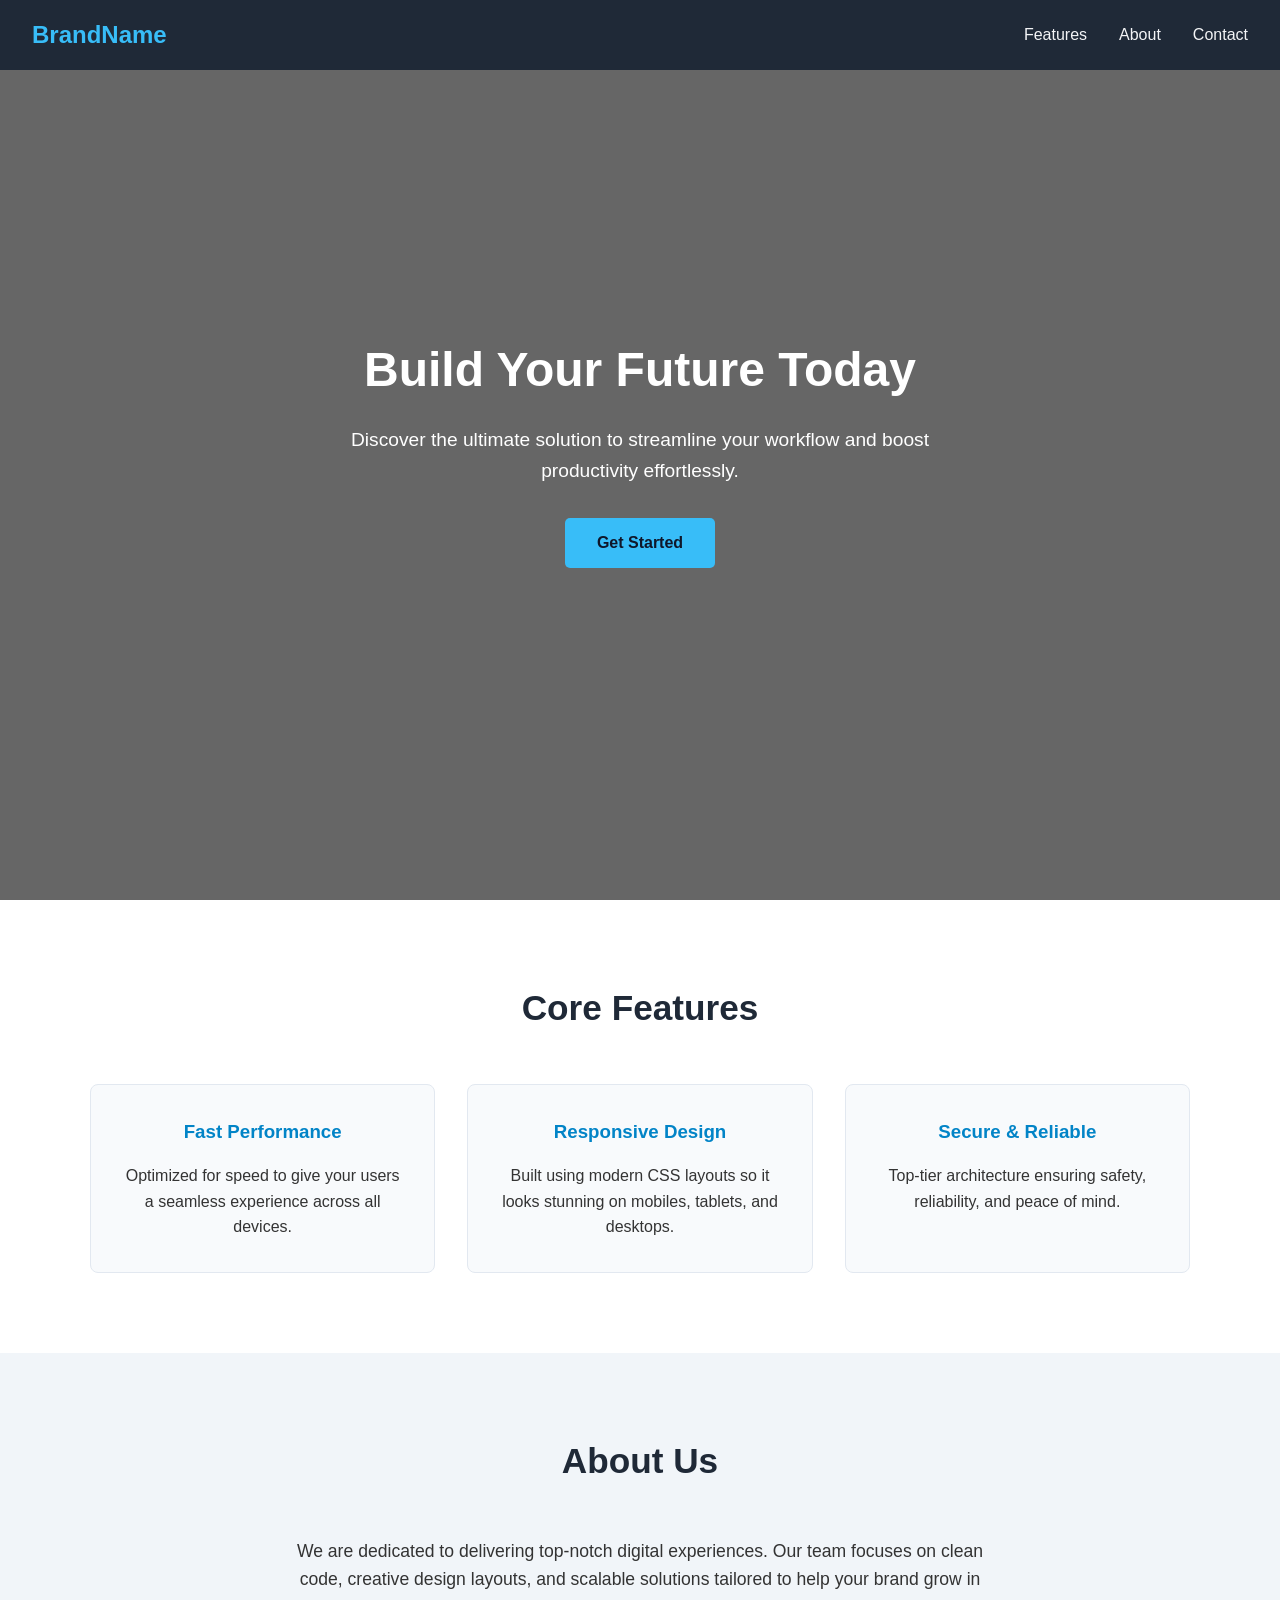
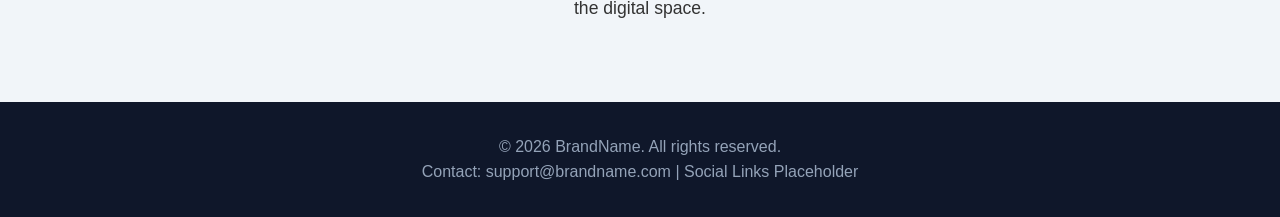
<file: WebDev-L1-LandingPage/index.html>
<!DOCTYPE html>
<html lang="en">
<head>
    <meta charset="UTF-8">
    <meta name="viewport" content="width=device-width, initial-scale=1.0">
    <title>Product Landing Page</title>
    <link rel="stylesheet" href="style.css">
</head>
<body>

    <!-- Navigation Bar -->
    <header>
        <nav class="navbar">
            <div class="logo">BrandName</div>
            <ul class="nav-links">
                <li><a href="#features">Features</a></li>
                <li><a href="#about">About</a></li>
                <li><a href="#contact">Contact</a></li>
            </ul>
        </nav>
    </header>

    <!-- Hero Section -->
    <section class="hero">
        <div class="hero-content">
            <h1>Build Your Future Today</h1>
            <p>Discover the ultimate solution to streamline your workflow and boost productivity effortlessly.</p>
            <a href="#contact" class="cta-btn">Get Started</a>
        </div>
    </section>

    <!-- Content Section 1: Features -->
    <section id="features" class="content-section">
        <h2>Core Features</h2>
        <div class="features-grid">
            <div class="feature-card">
                <h3>Fast Performance</h3>
                <p>Optimized for speed to give your users a seamless experience across all devices.</p>
            </div>
            <div class="feature-card">
                <h3>Responsive Design</h3>
                <p>Built using modern CSS layouts so it looks stunning on mobiles, tablets, and desktops.</p>
            </div>
            <div class="feature-card">
                <h3>Secure & Reliable</h3>
                <p>Top-tier architecture ensuring safety, reliability, and peace of mind.</p>
            </div>
        </div>
    </section>

    <!-- Content Section 2: About -->
    <section id="about" class="content-section alt-bg">
        <h2>About Us</h2>
        <p class="about-text">We are dedicated to delivering top-notch digital experiences. Our team focuses on clean code, creative design layouts, and scalable solutions tailored to help your brand grow in the digital space.</p>
    </section>

    <!-- Footer -->
    <footer id="contact">
        <p>&copy; 2026 BrandName. All rights reserved.</p>
        <p>Contact: support@brandname.com | Social Links Placeholder</p>
    </footer>

</body>
</html>
</file>
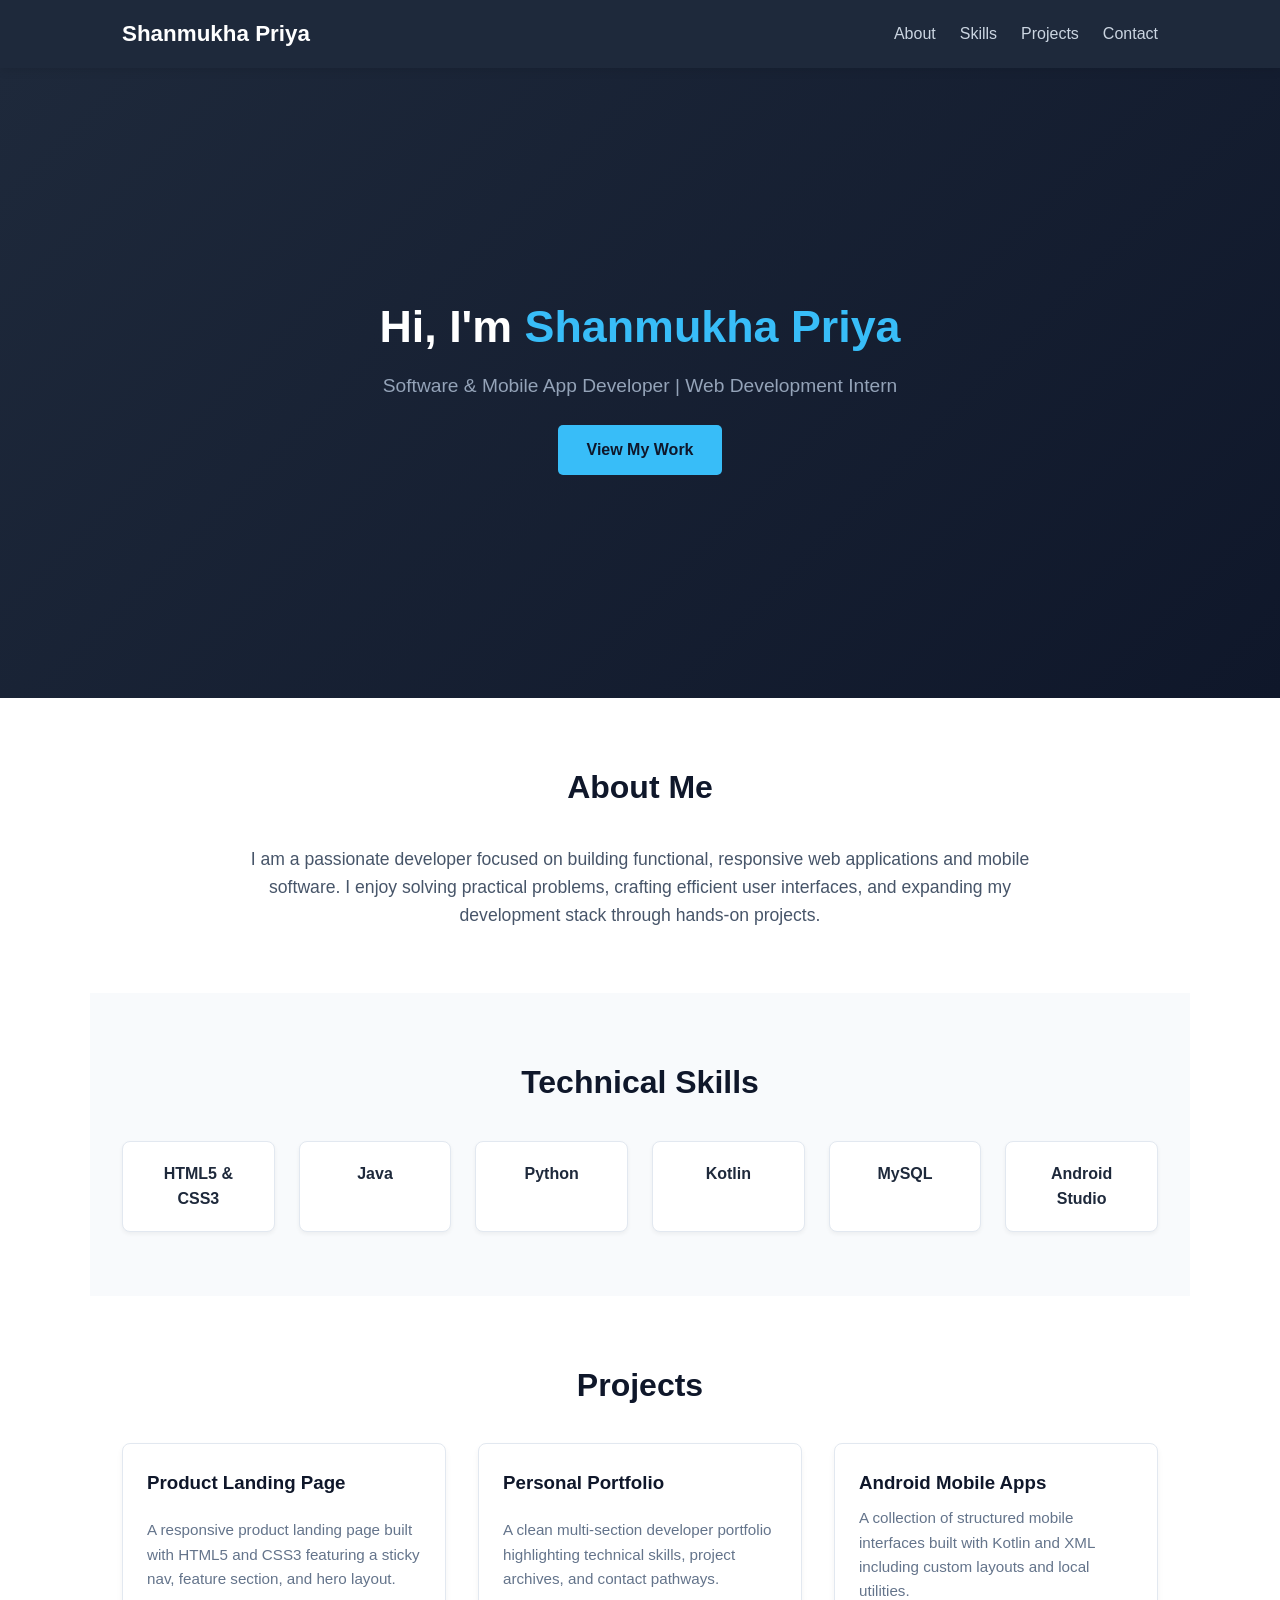
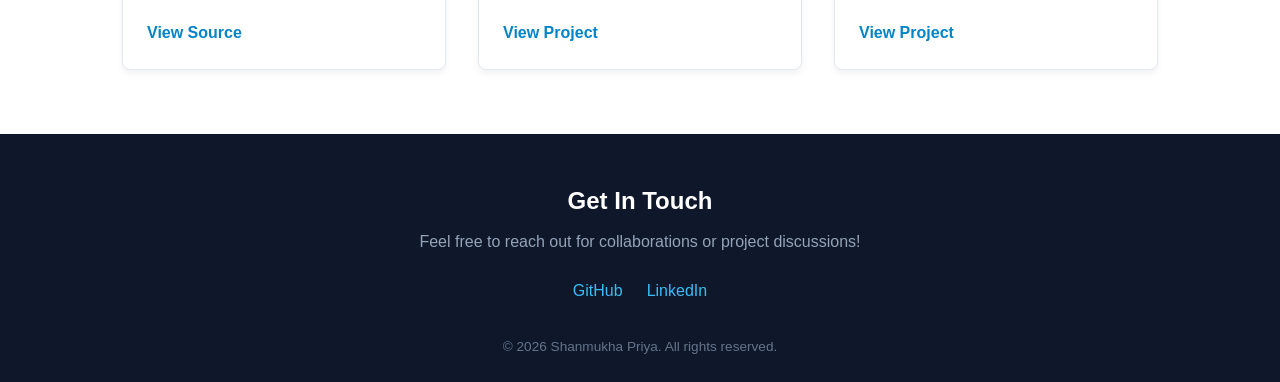
<file: WebDev-L2-Portfolio/index.html>
<!DOCTYPE html>
<html lang="en">
<head>
  <meta charset="UTF-8" />
  <meta name="viewport" content="width=device-width, initial-scale=1.0" />
  <title>Shanmukha Priya | Portfolio</title>
  <link rel="stylesheet" href="style.css" />
</head>
<body>

  <!-- Navigation Bar -->
  <header>
    <nav class="navbar">
      <div class="logo">Shanmukha Priya</div>
      <ul class="nav-links">
        <li><a href="#about">About</a></li>
        <li><a href="#skills">Skills</a></li>
        <li><a href="#projects">Projects</a></li>
        <li><a href="#contact">Contact</a></li>
      </ul>
    </nav>
  </header>

  <!-- Hero Section -->
  <section class="hero">
    <div class="hero-content">
      <h1>Hi, I'm <span>Shanmukha Priya</span></h1>
      <p>Software & Mobile App Developer | Web Development Intern</p>
      <a href="#projects" class="btn">View My Work</a>
    </div>
  </section>

  <!-- About Section -->
  <section id="about" class="section">
    <h2>About Me</h2>
    <p class="about-text">
      I am a passionate developer focused on building functional, responsive web applications and mobile software. 
      I enjoy solving practical problems, crafting efficient user interfaces, and expanding my development stack through hands-on projects.
    </p>
  </section>

  <!-- Skills Section -->
  <section id="skills" class="section bg-light">
    <h2>Technical Skills</h2>
    <div class="skills-grid">
      <div class="skill-card">HTML5 & CSS3</div>
      <div class="skill-card">Java</div>
      <div class="skill-card">Python</div>
      <div class="skill-card">Kotlin</div>
      <div class="skill-card">MySQL</div>
      <div class="skill-card">Android Studio</div>
    </div>
  </section>

  <!-- Projects Section -->
  <section id="projects" class="section">
    <h2>Projects</h2>
    <div class="projects-grid">
      
      <!-- Project 1 -->
      <div class="project-card">
        <h3>Product Landing Page</h3>
        <p>A responsive product landing page built with HTML5 and CSS3 featuring a sticky nav, feature section, and hero layout.</p>
        <a href="https://github.com/ShanmukhaPriya/OIBSIP/tree/main/WebDev-L1-LandingPage" target="_blank" class="project-link">View Source</a>
      </div>

      <!-- Project 2 -->
      <div class="project-card">
        <h3>Personal Portfolio</h3>
        <p>A clean multi-section developer portfolio highlighting technical skills, project archives, and contact pathways.</p>
        <a href="#" class="project-link">View Project</a>
      </div>

      <!-- Project 3 -->
      <div class="project-card">
        <h3>Android Mobile Apps</h3>
        <p>A collection of structured mobile interfaces built with Kotlin and XML including custom layouts and local utilities.</p>
        <a href="#" class="project-link">View Project</a>
      </div>

    </div>
  </section>

  <!-- Contact / Footer -->
  <footer id="contact">
    <h2>Get In Touch</h2>
    <p>Feel free to reach out for collaborations or project discussions!</p>
    <div class="social-links">
      <a href="https://github.com" target="_blank">GitHub</a>
      <a href="https://linkedin.com" target="_blank">LinkedIn</a>
    </div>
    <p class="copyright">&copy; 2026 Shanmukha Priya. All rights reserved.</p>
  </footer>

</body>
</html>
</file>
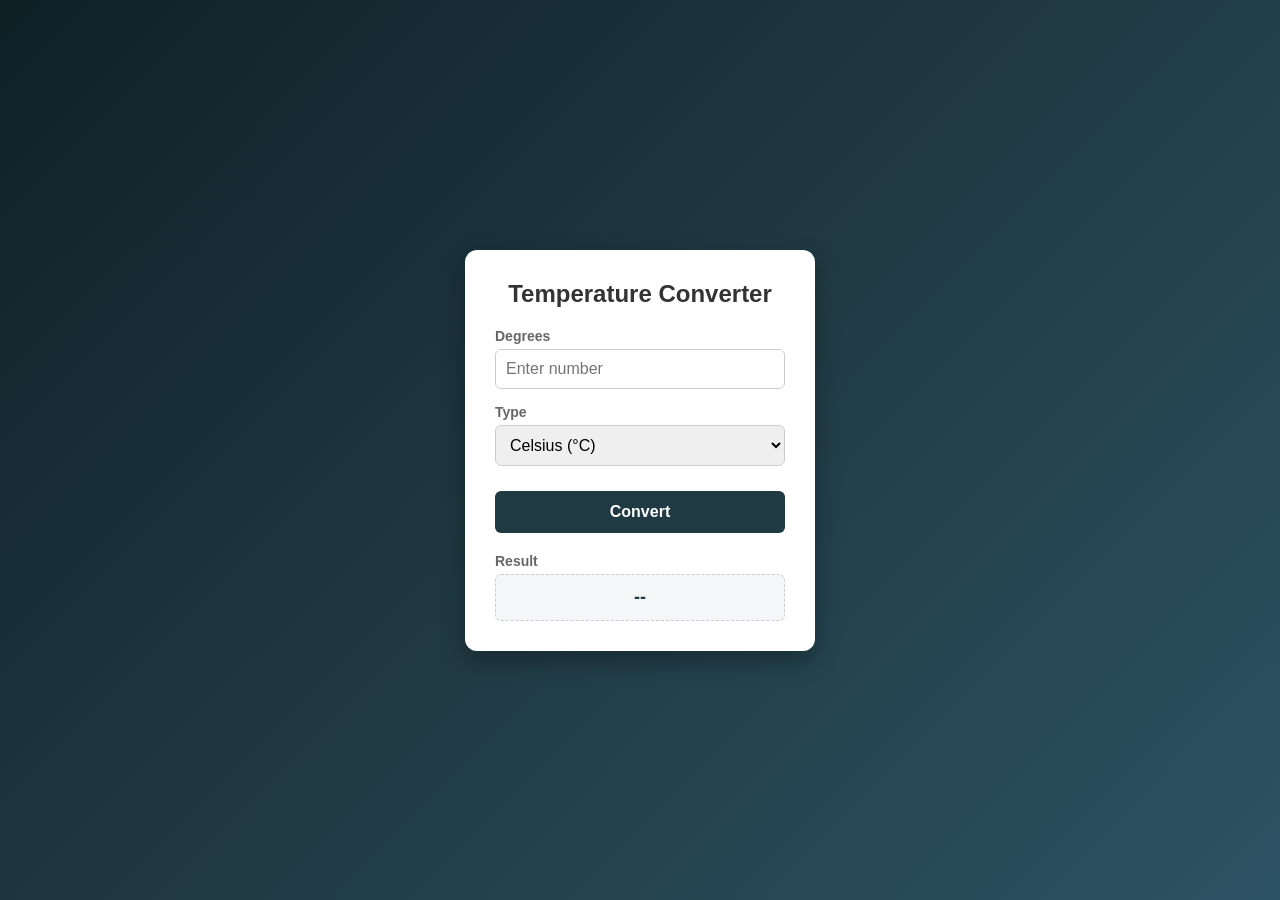
<file: WebDev-L3-TemperatureConverter/index.html>
<!DOCTYPE html>
<html lang="en">
<head>
    <meta charset="UTF-8">
    <meta name="viewport" content="width=device-width, initial-scale=1.0">
    <title>Temperature Converter | OIBSIP Task 3</title>
    <link rel="stylesheet" href="style.css">
</head>
<body>
    <div class="converter-container">
        <h2>Temperature Converter</h2>
        <div class="input-group">
            <label for="degree">Degrees</label>
            <input type="number" id="degree" placeholder="Enter number" required>
        </div>
        <div class="input-group">
            <label for="type">Type</label>
            <select id="type">
                <option value="celsius">Celsius (°C)</option>
                <option value="fahrenheit">Fahrenheit (°F)</option>
                <option value="kelvin">Kelvin (K)</option>
            </select>
        </div>
        <button id="convert-btn">Convert</button>
        <div class="result-group">
            <label>Result</label>
            <div id="result">--</div>
        </div>
    </div>
    <script src="script.js"></script>
</body>
</html>
</file>
<file: WebDev-L1-LandingPage/style.css>
/* Global Reset & Typography */
* {
    margin: 0;
    padding: 0;
    box-sizing: border-box;
    font-family: 'Segoe UI', Tahoma, Geneva, Verdana, sans-serif;
}

body {
    line-height: 1.6;
    color: #333;
}

/* Sticky Navigation Bar */
.navbar {
    position: fixed;
    top: 0;
    left: 0;
    width: 100%;
    background-color: #1f2937;
    color: #fff;
    display: flex;
    justify-content: space-between;
    align-items: center;
    padding: 1rem 2rem;
    z-index: 1000;
}

.logo {
    font-size: 1.5rem;
    font-weight: bold;
    color: #38bdf8;
}

.nav-links {
    list-style: none;
    display: flex;
    gap: 2rem;
}

.nav-links a {
    text-decoration: none;
    color: #f3f4f6;
    transition: color 0.3s ease;
}

.nav-links a:hover {
    color: #38bdf8;
}

/* Hero Section */
.hero {
    height: 100vh;
    background: linear-gradient(rgba(0, 0, 0, 0.6), rgba(0, 0, 0, 0.6)), url('https://images.unsplash.com/photo-1522071820081-009f0129c71c?auto=format&fit=crop&w=1920&q=80') no-repeat center center/cover;
    display: flex;
    justify-content: center;
    align-items: center;
    text-align: center;
    color: #fff;
    padding: 0 1rem;
}

.hero-content h1 {
    font-size: 3rem;
    margin-bottom: 1rem;
}

.hero-content p {
    font-size: 1.2rem;
    margin-bottom: 2rem;
    max-width: 600px;
}

.cta-btn {
    display: inline-block;
    background-color: #38bdf8;
    color: #0f172a;
    padding: 0.75rem 2rem;
    border-radius: 5px;
    text-decoration: none;
    font-weight: bold;
    transition: background-color 0.3s ease;
}

.cta-btn:hover {
    background-color: #0ea5e9;
    color: #fff;
}

/* Content Sections */
.content-section {
    padding: 5rem 2rem;
    text-align: center;
}

.content-section h2 {
    font-size: 2.2rem;
    margin-bottom: 3rem;
    color: #1f2937;
}

.features-grid {
    display: grid;
    grid-template-columns: repeat(auto-fit, minmax(250px, 1fr));
    gap: 2rem;
    max-width: 1100px;
    margin: 0 auto;
}

.feature-card {
    background: #f8fafc;
    padding: 2rem;
    border-radius: 8px;
    border: 1px solid #e2e8f0;
}

.feature-card h3 {
    margin-bottom: 1rem;
    color: #0284c7;
}

.alt-bg {
    background-color: #f1f5f9;
}

.about-text {
    max-width: 700px;
    margin: 0 auto;
    font-size: 1.1rem;
}

/* Footer */
footer {
    background-color: #0f172a;
    color: #94a3b8;
    text-align: center;
    padding: 2rem;
}

footer p {
    margin-bottom: 0.5ln;
}
</file>
<file: WebDev-L2-Portfolio/style.css>
/* Reset & Base Styles */
* {
  margin: 0;
  padding: 0;
  box-sizing: border-box;
}

body {
  font-family: 'Segoe UI', Tahoma, Geneva, Verdana, sans-serif;
  color: #333;
  line-height: 1.6;
}

/* Sticky Navbar */
header {
  position: sticky;
  top: 0;
  background-color: #1e293b;
  z-index: 1000;
  box-shadow: 0 2px 10px rgba(0,0,0,0.1);
}

.navbar {
  display: flex;
  justify-content: space-between;
  align-items: center;
  max-width: 1100px;
  margin: 0 auto;
  padding: 1rem 2rem;
}

.logo {
  color: #fff;
  font-size: 1.4rem;
  font-weight: bold;
}

.nav-links {
  list-style: none;
  display: flex;
  gap: 1.5rem;
}

.nav-links a {
  color: #cbd5e1;
  text-decoration: none;
  font-weight: 500;
  transition: color 0.3s;
}

.nav-links a:hover {
  color: #38bdf8;
}

/* Hero Section */
.hero {
  background: linear-gradient(135deg, #1e293b 0%, #0f172a 100%);
  color: #fff;
  min-height: 70vh;
  display: flex;
  justify-content: center;
  align-items: center;
  text-align: center;
  padding: 2rem;
}

.hero h1 {
  font-size: 2.8rem;
  margin-bottom: 0.5rem;
}

.hero h1 span {
  color: #38bdf8;
}

.hero p {
  font-size: 1.2rem;
  color: #94a3b8;
  margin-bottom: 1.5rem;
}

.btn {
  display: inline-block;
  background-color: #38bdf8;
  color: #0f172a;
  padding: 0.75rem 1.8rem;
  border-radius: 5px;
  text-decoration: none;
  font-weight: bold;
  transition: background 0.3s;
}

.btn:hover {
  background-color: #7dd3fc;
}

/* Layout Sections */
.section {
  max-width: 1100px;
  margin: 0 auto;
  padding: 4rem 2rem;
}

.bg-light {
  background-color: #f8fafc;
}

.section h2 {
  text-align: center;
  font-size: 2rem;
  margin-bottom: 2rem;
  color: #0f172a;
}

.about-text {
  max-width: 800px;
  margin: 0 auto;
  text-align: center;
  font-size: 1.1rem;
  color: #475569;
}

/* Skills Grid */
.skills-grid {
  display: grid;
  grid-template-columns: repeat(auto-fit, minmax(150px, 1fr));
  gap: 1.5rem;
}

.skill-card {
  background: #fff;
  padding: 1.2rem;
  text-align: center;
  border-radius: 8px;
  border: 1px solid #e2e8f0;
  font-weight: 600;
  color: #1e293b;
  box-shadow: 0 2px 4px rgba(0,0,0,0.05);
}

/* Projects Grid */
.projects-grid {
  display: grid;
  grid-template-columns: repeat(auto-fit, minmax(280px, 1fr));
  gap: 2rem;
}

.project-card {
  background: #fff;
  border: 1px solid #e2e8f0;
  border-radius: 8px;
  padding: 1.5rem;
  display: flex;
  flex-direction: column;
  justify-content: space-between;
  box-shadow: 0 4px 6px rgba(0,0,0,0.05);
}

.project-card h3 {
  color: #0f172a;
  margin-bottom: 0.5rem;
}

.project-card p {
  color: #64748b;
  font-size: 0.95rem;
  margin-bottom: 1rem;
}

.project-link {
  color: #0284c7;
  text-decoration: none;
  font-weight: bold;
}

.project-link:hover {
  text-decoration: underline;
}

/* Footer */
footer {
  background-color: #0f172a;
  color: #fff;
  text-align: center;
  padding: 3rem 2rem 1.5rem;
}

footer h2 {
  color: #fff;
  margin-bottom: 0.5rem;
}

footer p {
  color: #94a3b8;
}

.social-links {
  margin: 1.5rem 0;
  display: flex;
  justify-content: center;
  gap: 1.5rem;
}

.social-links a {
  color: #38bdf8;
  text-decoration: none;
  font-weight: 500;
}

.copyright {
  font-size: 0.85rem;
  color: #64748b;
  margin-top: 2rem;
}

/* Responsive Styles */
@media (max-width: 768px) {
  .navbar {
    flex-direction: column;
    gap: 1rem;
  }
  
  .hero h1 {
    font-size: 2.2rem;
  }
}
</file>
<file: WebDev-L3-TemperatureConverter/style.css>
* {
    box-sizing: border-box;
    margin: 0;
    padding: 0;
    font-family: 'Segoe UI', Tahoma, Geneva, Verdana, sans-serif;
}

body {
    background: linear-gradient(135deg, #0f2027, #203a43, #2c5364);
    height: 100vh;
    display: flex;
    justify-content: center;
    align-items: center;
}

.converter-container {
    background: #ffffff;
    padding: 30px;
    border-radius: 12px;
    box-shadow: 0 10px 25px rgba(0, 0, 0, 0.3);
    width: 350px;
    text-align: center;
}

.converter-container h2 {
    margin-bottom: 20px;
    color: #333333;
}

.input-group {
    margin-bottom: 15px;
    text-align: left;
}

.input-group label, .result-group label {
    display: block;
    margin-bottom: 5px;
    color: #666666;
    font-weight: 600;
    font-size: 14px;
}

.input-group input, .input-group select {
    width: 100%;
    padding: 10px;
    border: 1px solid #cccccc;
    border-radius: 6px;
    font-size: 16px;
    outline: none;
    transition: border-color 0.3s;
}

.input-group input:focus, .input-group select:focus {
    border-color: #203a43;
}

button {
    width: 100%;
    padding: 12px;
    background-color: #203a43;
    color: white;
    border: none;
    border-radius: 6px;
    font-size: 16px;
    font-weight: bold;
    cursor: pointer;
    transition: background-color 0.3s;
    margin-top: 10px;
}

button:hover {
    background-color: #0f2027;
}

.result-group {
    margin-top: 20px;
    text-align: left;
}

#result {
    background: #f4f6f8;
    padding: 12px;
    border-radius: 6px;
    font-size: 18px;
    font-weight: bold;
    color: #203a43;
    text-align: center;
    border: 1px dashed #cccccc;
}
</file>
